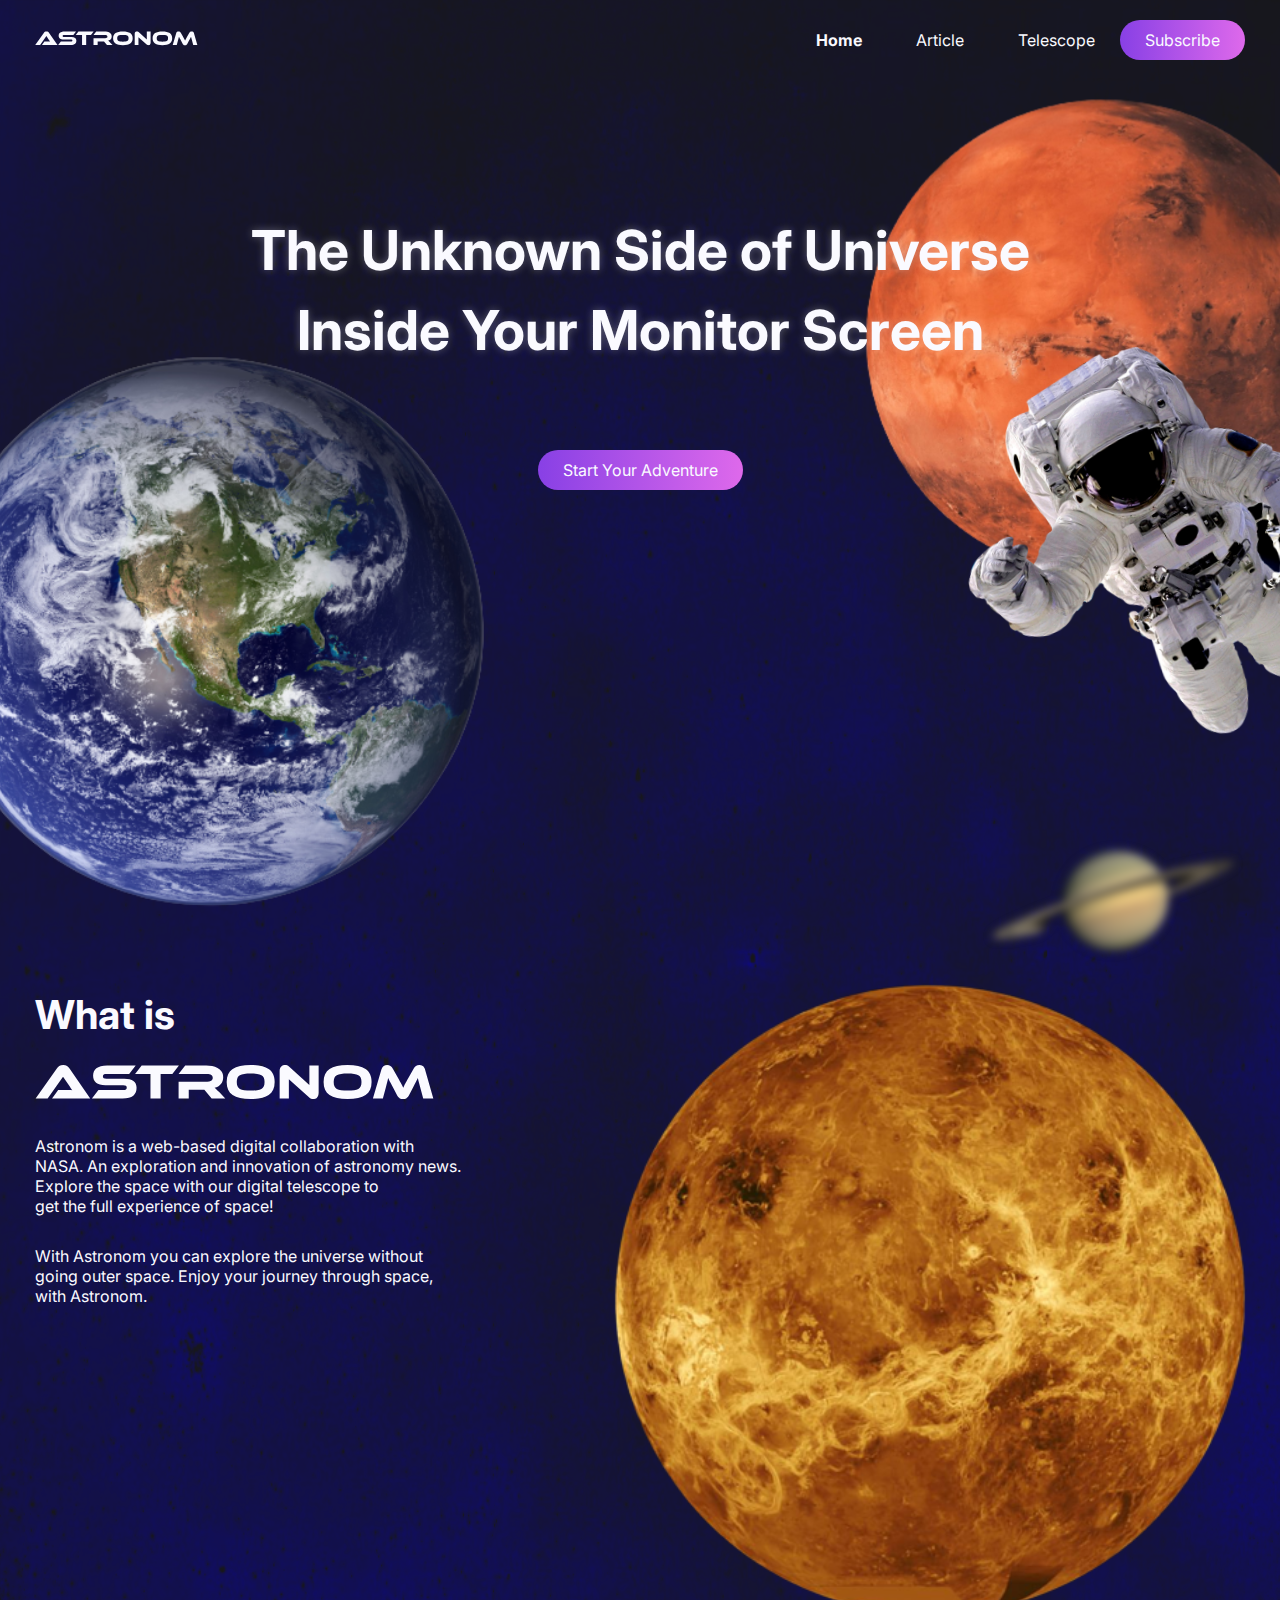
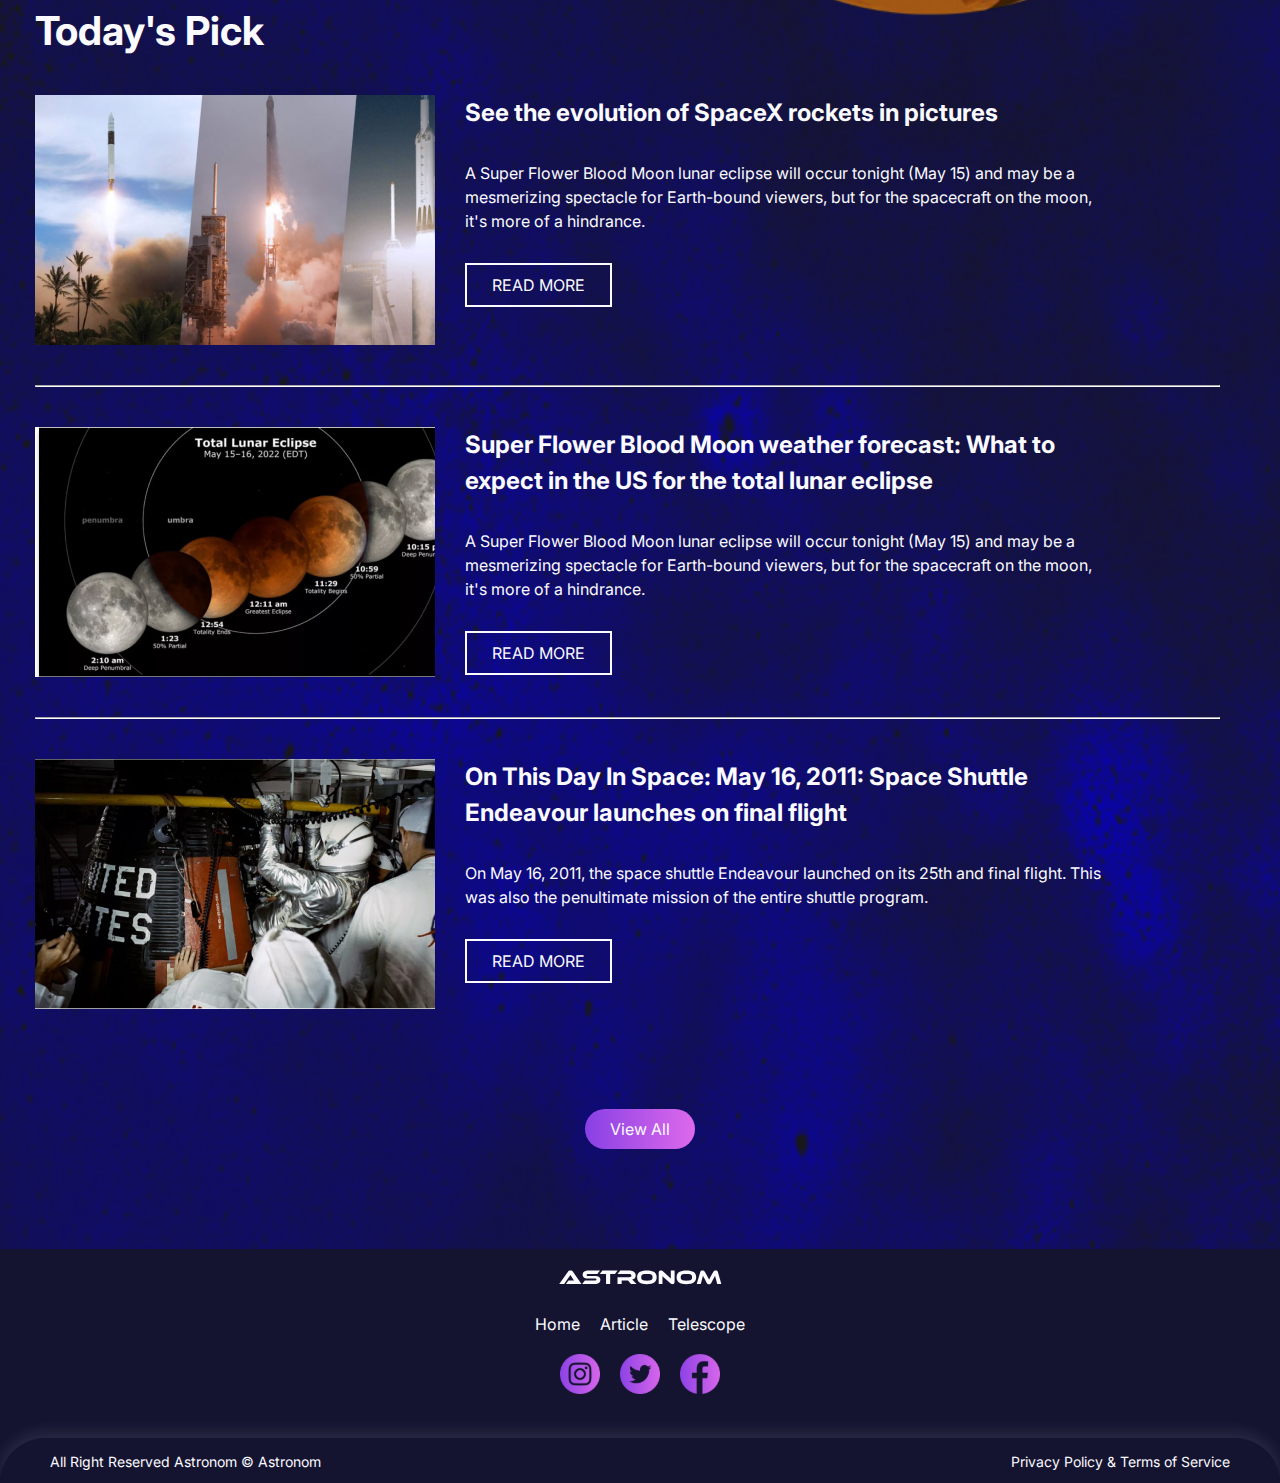
<file: html/index.html>
<!DOCTYPE html>
<html lang="en">
<head>
    <meta charset="UTF-8">
    <meta http-equiv="X-UA-Compatible" content="IE=edge">
    <meta name="viewport" content="width=device-width, initial-scale=1.0">
    <link rel="stylesheet" href="../css/index.css">
    <!-- <link rel="stylesheet" href="Inter Font.css"> -->
    <title>ASTRONOM</title>
</head>
<body>
    <!-- <div class="all"> -->
    <nav class="navbar">
        <div class="logo">
            <a href="index.html"><img src="../assets/svg logo.svg" alt="logo"/a>
        </div>

        <div class="sub-menu">
            <ul class="nav-button">
                <li><a href="index.html" class="pressed">Home</a></li>
                <li><a href="article.html#article">Article</a></li>
                <li><a href="https://worldwidetelescope.org/webclient/">Telescope</a></li>
            </ul>
        </div>
        <a class="cta-subs" href="subscribe.html#subscribe"><button>Subscribe</button></a>
    </nav>
    <!-- </div> -->


    <!-- LANDING PAGE -->
    <div class="landing">
        <div class="hero-text">
            <p>The Unknown Side of Universe</p> 
            <br>
            <p>Inside Your Monitor Screen</p>
        </div>

        <div class="view-button">
            <a href="subscribe.html"><button>Start Your Adventure</button></a>
        </div>
            <div class="astronot">
                <img class="hero-img" src="../assets/mars-astro.svg" alt="">
            </div>
        <div></div>
        <div class="earth-bg">
            <img class="earth-img" src="../assets/bumi.svg" alt="">
        </div>
        <div class="bulan">
            <img src="../assets/mars.svg" alt="">
        </div>
        <div class="cincin">
            <img src="../assets/planetcincin.svg" alt="">
        </div>
        <div class="what-is">
            <p>What is</p> 
            <img class="what-is-logo"src="../assets/svg logo.svg" alt="logo">
            <div class="paragraf-1">
                <p>Astronom is a web-based digital collaboration with</p> 
                <p>NASA. An exploration and innovation of astronomy news. </p>
                <p>Explore the space with our digital telescope to</p>
                <p>get the full experience of space! </p>
            </div>
            <div class="paragraf-2">
                <p>With Astronom you can explore the universe without</p>
                <p>going outer space. Enjoy your journey through space,</p>
                <p>with Astronom.</p>
            </div>
        </div>
        <div class="news-section">
            <h1>Today's Pick</h1>
            <div class="news-box">
                <div class="news-img">
                    <img src="../assets/img-news1.jpg" alt="">
                </div>
                <div class="news-text">
                    <h2>See the evolution of SpaceX rockets in pictures</h2>
                    <p>A Super Flower Blood Moon lunar eclipse will occur tonight (May 15) and may be a mesmerizing spectacle for Earth-bound viewers, but for the spacecraft on the moon, it's more of a hindrance.</p>
                    <a href="https://www.space.com/news"><button class="read-button">READ MORE</button></a>
                </div>
            </div>
            <hr>
            <div class="news-box">
                <div class="news-img">
                    <img src="../assets/img-news2.jpg" alt="">
                </div>
                <div class="news-text">
                    <h2>Super Flower Blood Moon weather forecast: What to expect in the US for the total lunar eclipse</h2>
                    <p>A Super Flower Blood Moon lunar eclipse will occur tonight (May 15) and may be a mesmerizing spectacle for Earth-bound viewers, but for the spacecraft on the moon, it's more of a hindrance.</p>
                    <a href="https://www.space.com/news"><button class="read-button">READ MORE</button></a>
                </div>
            </div>
            <hr>
            <div class="news-box">
                <div class="news-img">
                    <img src="../assets/img-news3.jpg" alt="">
                </div>
                <div class="news-text">
                    <h2>On This Day In Space: May 16, 2011: Space Shuttle Endeavour launches on final flight</h2>
                    <p>On May 16, 2011, the space shuttle Endeavour launched on its 25th and final flight. This was also the penultimate mission of the entire shuttle program.</p>
                    <a href="https://www.space.com/news"><button class="read-button">READ MORE</button></a>
                </div>
            </div>
        </div>
        <div class="view-button">
            <a href="article.html"><button>View All</button></a>
        </div>
    </div>


    <footer>
            <div class="footer-content">
                <a class="logo-footer" href="index.html"><img src="../assets/svg logo.svg" alt="logo"/a>
                <ul class="submenu-footer">
                    <li><a href="index.html">Home</a></li>
                    <li><a href="article.html#article">Article</a></li>
                    <li><a href="https://worldwidetelescope.org/webclient/">Telescope</a></li>
                </ul>
                <div class="socmed">
                    <a href="https://www.instagram.com/"><img src="../assets/ig.svg" alt="instagram"></a>
                    <a href="https://twitter.com/?lang=en"><img src="../assets/twt.svg" alt="twitter"></a>
                    <a href="https://www.facebook.com/"><img src="../assets/fb.svg" alt="facebook"></a>
                </div>
            </div>
        <div class="banner-bawah">
            <!-- All Right Reserved Astronom © Astronom
            Privacy Policy & Terms of Service -->
            <!--  <p>All Right Reserved Astronom © Astronom</p> -->
            <!-- <p>Copyright © 2022 Astronom</p>  -->
            <p class="kiri">All Right Reserved Astronom © Astronom</p>
            <span class="kanan">Privacy Policy & Terms of Service </span>
        </div>
    </footer>
</body>
</html>
</file>
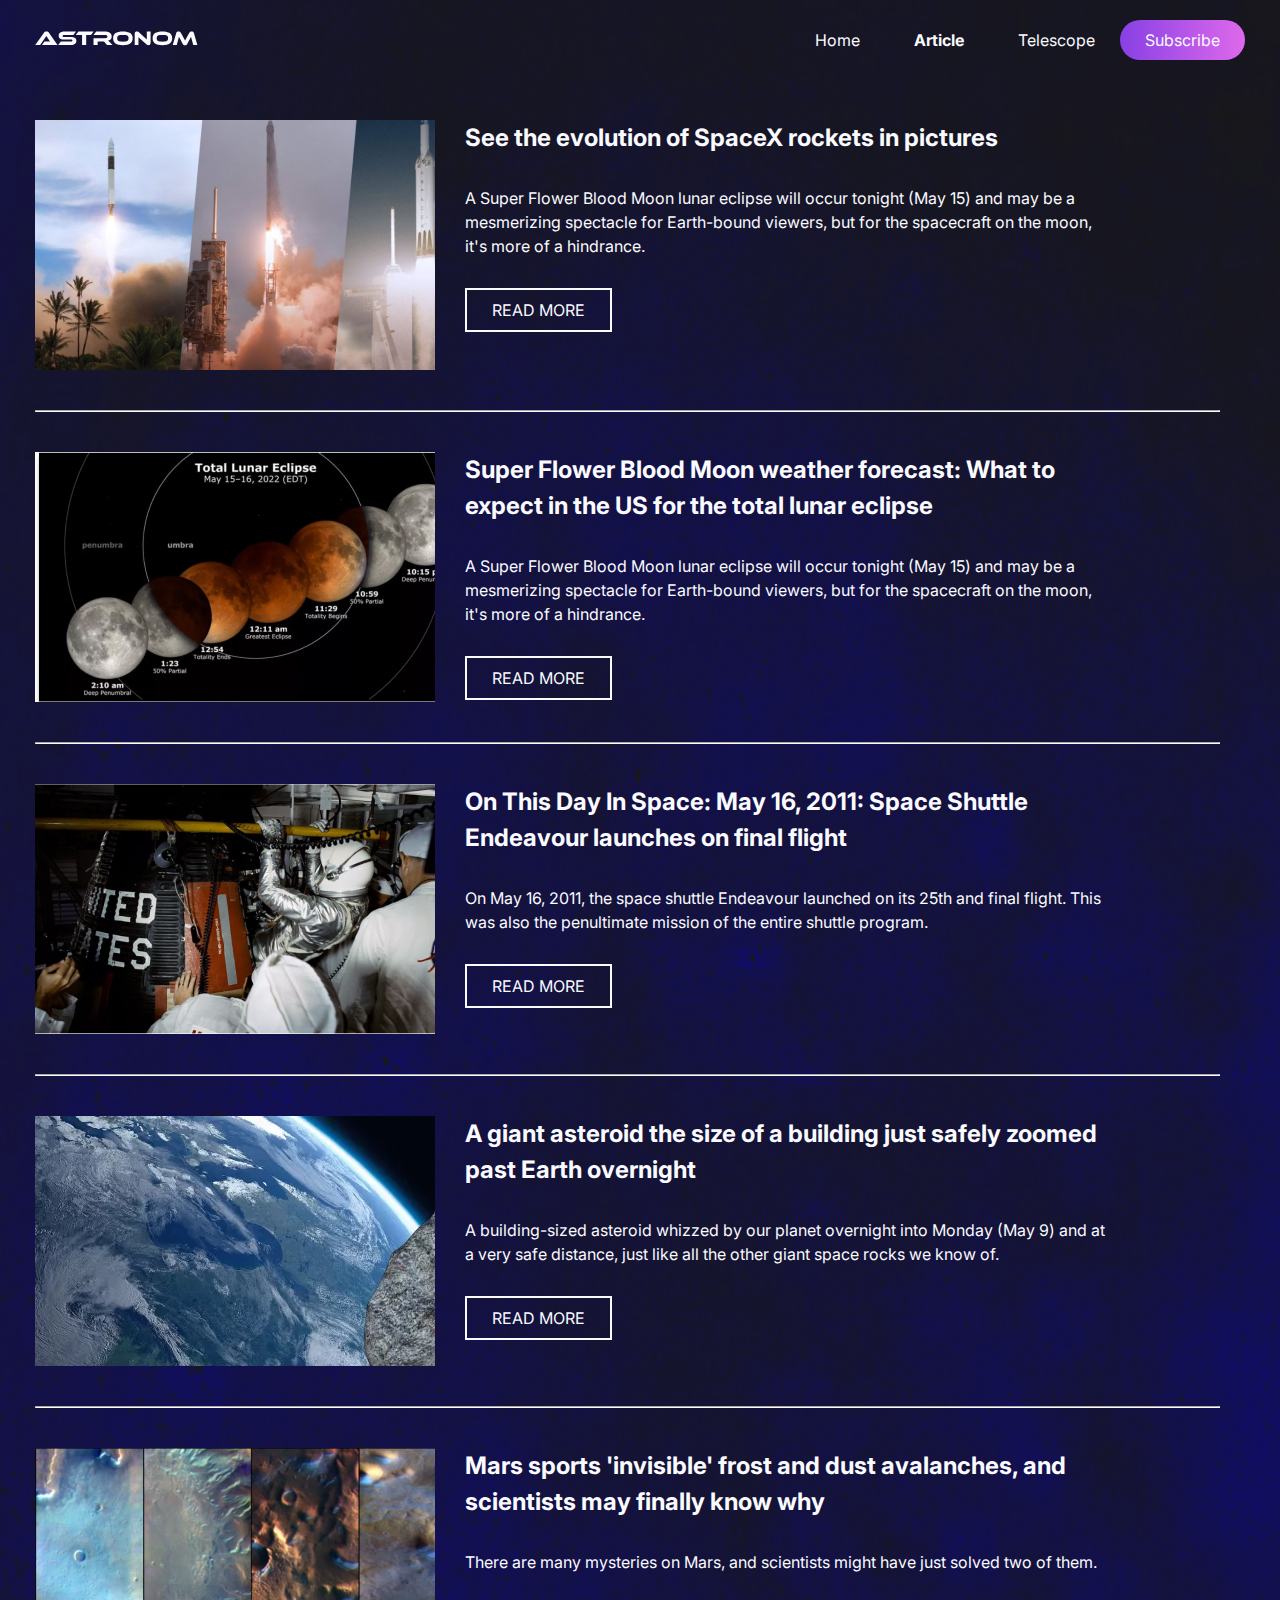
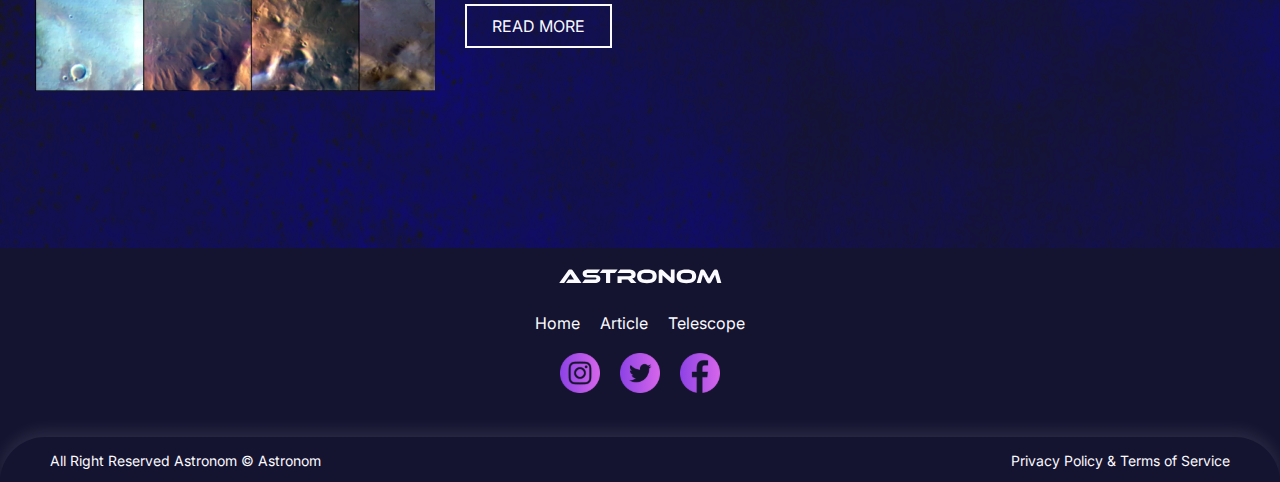
<file: html/article.html>
<!DOCTYPE html>
<html lang="en">
<head>
    <meta charset="UTF-8">
    <meta http-equiv="X-UA-Compatible" content="IE=edge">
    <meta name="viewport" content="width=device-width, initial-scale=1.0">
    <link rel="stylesheet" href="../css/index.css">
    <!-- <link rel="stylesheet" href="Inter Font.css"> -->
    <title>ASTRONOM</title>
</head>
<body>
    <!-- <div class="all"> -->
        <nav class="navbar">
            <div class="logo">
                <a href="index.html"><img src="../assets/svg logo.svg" alt="logo"/a>
                </div>
                
                <div class="sub-menu" id="nav-menu">
                    <ul class="nav-button">
                        <li><a href="index.html">Home</a></li>
                        <li><a href="article.html#article" class="pressed">Article</a></li>
                        <li><a href="https://worldwidetelescope.org/webclient/">Telescope</a></li>
                    </ul>
                </div>
                <a class="cta" href="subscribe.html#subscribe"><button>Subscribe</button></a>
            </nav>
            
            <div class="news-page">
                <div class="news-box">
            <div class="news-img">
                <img src="../assets/img-news1.jpg" alt="">
            </div>
            <div class="news-text">
                <h2>See the evolution of SpaceX rockets in pictures</h2>
                <p>A Super Flower Blood Moon lunar eclipse will occur tonight (May 15) and may be a mesmerizing spectacle for Earth-bound viewers, but for the spacecraft on the moon, it's more of a hindrance.</p>
                <a href="https://www.space.com/news"><button class="read-button">READ MORE</button></a>
            </div>
        </div>
        <hr>
        <div class="news-box">
            <div class="news-img">
                <img src="../assets/img-news2.jpg" alt="">
            </div>
            <div class="news-text">
                <h2>Super Flower Blood Moon weather forecast: What to expect in the US for the total lunar eclipse</h2>
                <p>A Super Flower Blood Moon lunar eclipse will occur tonight (May 15) and may be a mesmerizing spectacle for Earth-bound viewers, but for the spacecraft on the moon, it's more of a hindrance.</p>
                <a href="https://www.space.com/news"><button class="read-button">READ MORE</button></a>
            </div>
        </div>
        <hr>
        <div class="news-box">
            <div class="news-img">
                <img src="../assets/img-news3.jpg" alt="">
            </div>
            <div class="news-text">
                <h2>On This Day In Space: May 16, 2011: Space Shuttle Endeavour launches on final flight</h2>
                <p>On May 16, 2011, the space shuttle Endeavour launched on its 25th and final flight. This was also the penultimate mission of the entire shuttle program.</p>
                <a href="https://www.space.com/news"><button class="read-button">READ MORE</button></a>
            </div>
        </div>
        <hr>
        <div class="news-box">
            <div class="news-img">
                <img src="../assets/img3-article 1.jpg" alt="">
            </div>
            <div class="news-text">
                <h2>A giant asteroid the size of a building just safely zoomed past Earth overnight</h2>
                <p>A building-sized asteroid whizzed by our planet overnight into Monday (May 9) and at a very safe distance, just like all the other giant space rocks we know of.</p>
                <a href="https://www.space.com/news"><button class="read-button">READ MORE</button></a>
            </div>
        </div>
        <hr>
        <div class="news-box">
            <div class="news-img">
                <img src="../assets/img4.png" alt="">
            </div>
            <div class="news-text">
                <h2>Mars sports 'invisible' frost and dust avalanches, and scientists may finally know why</h2>
                <p>There are many mysteries on Mars, and scientists might have just solved two of them.</p>
                <a href="https://www.space.com/news"><button class="read-button">READ MORE</button></a>
            </div>
        </div>
    </div>

    <footer>
        <div class="footer-content">
            <a class="logo-footer" href="index.html"><img src="../assets/svg logo.svg" alt="logo"/a>
            <ul class="submenu-footer">
                <li><a href="index.html">Home</a></li>
                <li><a href="article.html#article">Article</a></li>
                <li><a href="https://worldwidetelescope.org/webclient/">Telescope</a></li>
            </ul>
            <div class="socmed">
                <a href="https://www.instagram.com/"><img src="../assets/ig.svg" alt="instagram"></a>
                <a href="https://twitter.com/?lang=en"><img src="../assets/twt.svg" alt="twitter"></a>
                <a href="https://www.facebook.com/"><img src="../assets/fb.svg" alt="facebook"></a>
            </div>
        </div>

    <div class="banner-bawah">
        <!-- All Right Reserved Astronom © Astronom
        Privacy Policy & Terms of Service -->
        <!--  <p>All Right Reserved Astronom © Astronom</p> -->
        <!-- <p>Copyright © 2022 Astronom</p>  -->
        <p class="kiri">All Right Reserved Astronom © Astronom</p>
        <span class="kanan">Privacy Policy & Terms of Service </span>
    </div>
</footer>
</body>
</html>
</file>
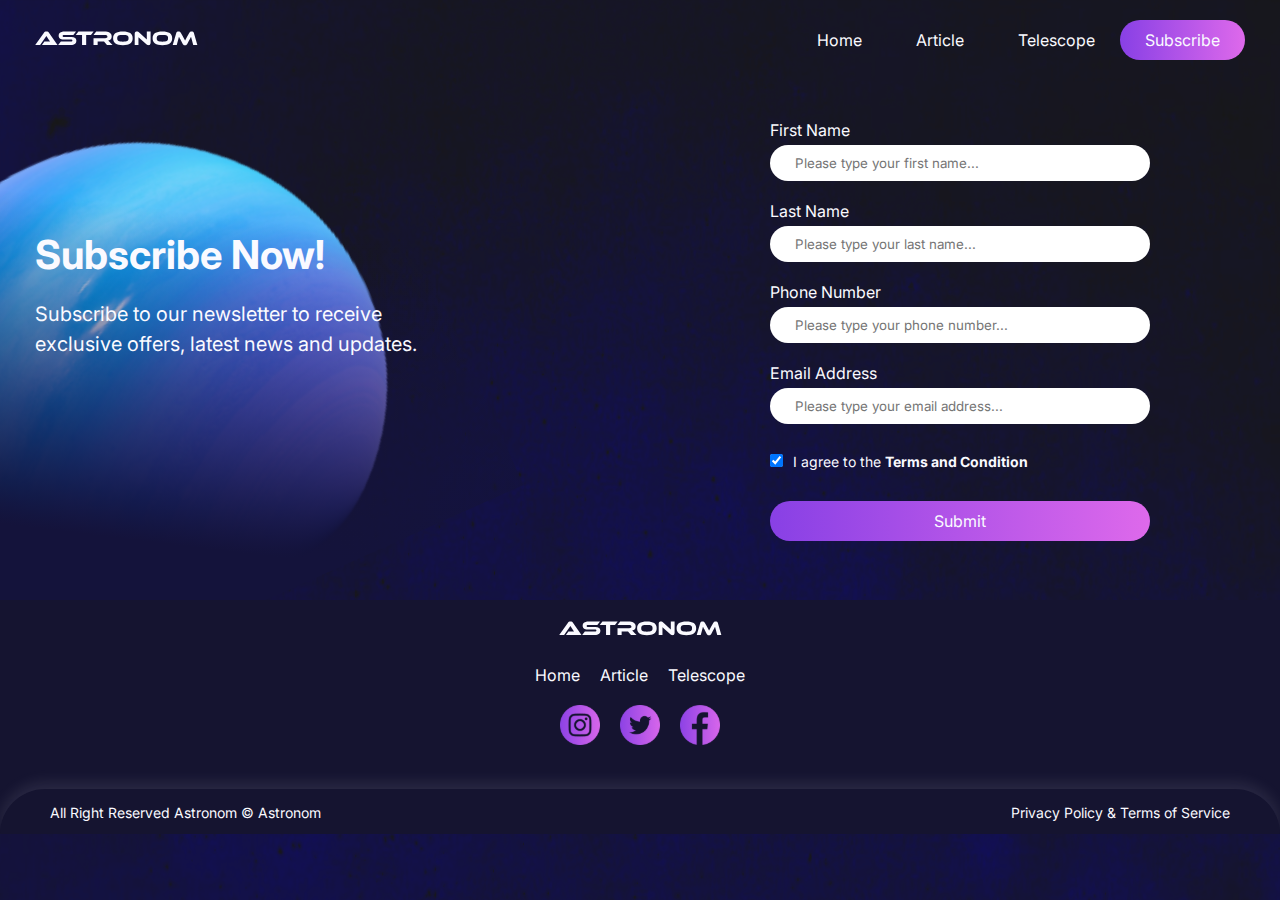
<file: html/subscribe.html>
<!DOCTYPE html>
<html lang="en">
<head>
    <meta charset="UTF-8">
    <meta http-equiv="X-UA-Compatible" content="IE=edge">
    <meta name="viewport" content="width=device-width, initial-scale=1.0">
    <title>ASTRONOM</title>
    <link rel="stylesheet" href="../css/index.css">
</head>
<body>
    <nav class="navbar">
        <div class="logo">
            <a href="index.html"><img src="../assets/svg logo.svg" alt="logo"/a>
        </div>

        <div class="sub-menu" id="nav-menu">
            <ul class="nav-button">
                <li><a href="index.html">Home</a></li>
                <li><a href="article.html#article">Article</a></li>
                <li><a href="https://worldwidetelescope.org/webclient/">Telescope</a></li>
            </ul>
        </div>
        <a class="cta" href="subscribe.html#subscribe"><button>Subscribe</button></a>
    </nav>
    

    <div class="subscribe-text">
        <h1>Subscribe Now!</h1>
        <p>Subscribe to our newsletter to receive exclusive offers, latest news and updates.</p> 
    </div>
    <div class="container">
        <div class="form-mainbox">
            <form action=""><div class="form-box">
                <span class="form-text">First Name</span>
                <input type="text" placeholder="Please type your first name..." name="first-name" required>
            </div>
            <div class="form-box">
                <span class="form-text">Last Name</span>
                <input type="text" placeholder="Please type your last name..." name="last-name" required>
            </div>
            <div class="form-box">
                <span class="form-text">Phone Number</span>
                <input type="text" placeholder="Please type your phone number..." name="phone-number" required>
            </div>
            <div class="form-box">
                <span class="form-text">Email Address</span>
                <input type="text" placeholder="Please type your email address..." name="email" required>
            </div>
        </div>
        <input type="checkbox" checked name="subscribe"><label class="checkbox-text"><label>I agree to the <b>Terms and Condition</b></label>
            <div class="button">
                <input type="submit" value="Submit">
            </div>
        </form>
            
    </div>
    
    <div class="subs-img">
        <img src="../assets/blueplanet.svg" alt="">
    </div>

    <footer>
        <div class="footer-content">
            <a class="logo-footer" href="index.html"><img src="../assets/svg logo.svg" alt="logo"/a>
            <ul class="submenu-footer">
                <li><a href="index.html">Home</a></li>
                <li><a href="article.html#article">Article</a></li>
                <li><a href="https://worldwidetelescope.org/webclient/">Telescope</a></li>
            </ul>
            <div class="socmed">
                <a href="https://www.instagram.com/"><img src="../assets/ig.svg" alt="instagram"></a>
                <a href="https://twitter.com/?lang=en"><img src="../assets/twt.svg" alt="twitter"></a>
                <a href="https://www.facebook.com/"><img src="../assets/fb.svg" alt="facebook"></a>
            </div>
        </div>


    <div class="banner-bawah">
        <!-- All Right Reserved Astronom © Astronom
        Privacy Policy & Terms of Service -->
        <!--  <p>All Right Reserved Astronom © Astronom</p> -->
        <!-- <p>Copyright © 2022 Astronom</p>  -->
        <p class="kiri">All Right Reserved Astronom © Astronom</p>
        <span class="kanan">Privacy Policy & Terms of Service </span>
    </div>
</footer>
</body>
</html>
</file>
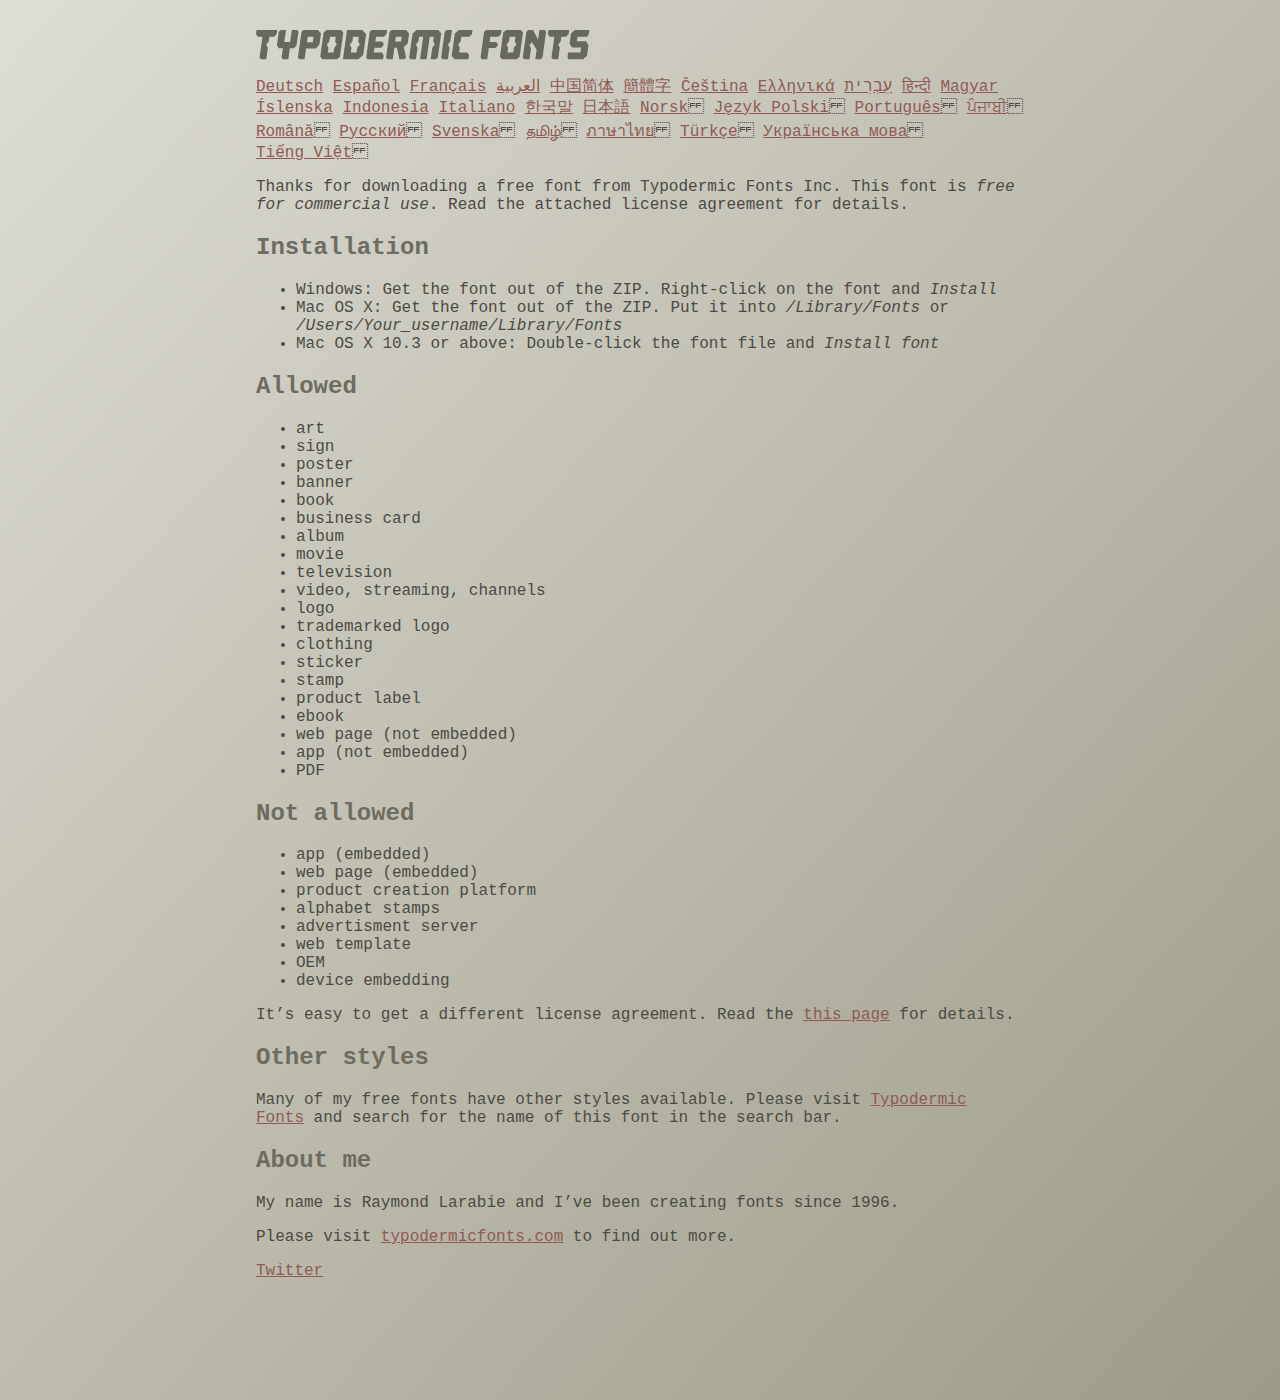
<file: html/ethnocentric (1)/read-this.html>
<head>
<meta http-equiv="Content-Type" content="text/html; charset=utf-8">
<title>Typodermic Fonts Inc. Freeware Font instructions 2014</title>
<style type="text/css">
body {
	margin:30px 20% 120px 20%;
	padding:0px;
	font-family:Consolas, Courier, sans-serif;
	color:#4c4b44;
	background-color:#c2c1b3;

/* IE10 Consumer Preview */ 
background-image: -ms-linear-gradient(top left, #DEDDD6 0%, #9D9B87 100%);

/* Mozilla Firefox */ 
background-image: -moz-linear-gradient(top left, #DEDDD6 0%, #9D9B87 100%);

/* Opera */ 
background-image: -o-linear-gradient(top left, #DEDDD6 0%, #9D9B87 100%);

/* Webkit (Safari/Chrome 10) */ 
background-image: -webkit-gradient(linear, left top, right bottom, color-stop(0, #DEDDD6), color-stop(1, #9D9B87));

/* Webkit (Chrome 11+) */ 
background-image: -webkit-linear-gradient(top left, #DEDDD6 0%, #9D9B87 100%);

/* W3C Markup, IE10 Release Preview */ 
background-image: linear-gradient(to bottom right, #DEDDD6 0%, #9D9B87 100%);

	}
h2 {color:#6d6c61;}
a {color:#8f5b54;}
a:hover {color:#ffffff; background-color:#9a998c;}
</style>
</head>

<body>

<svg width="350px" height="30px">
	<path fill="#69685D" d="M0,4.006L0.554,0h20.674l-0.553,4.006l-2.559,2.772h-4.688l-0.682,4.816l-2.515,3.026l1.663,3.07
		l-1.62,11.594H4.987l-1.448-1.79l2.94-20.716H1.791L0,4.006z"/>
	<path fill="#69685D" d="M35.8,0h5.285l1.408,1.791l-1.876,13.343l-2.515,3.111h-4.264l-1.534,11.04h-5.286l-1.449-1.79l1.322-9.25
		h-4.263l-1.705-3.111l1.875-13.343L24.76,0h5.242l-1.706,12.064h5.799L35.8,0z"/>
	<path fill="#69685D" d="M62.09,0l2.899,3.453L63.412,14.58l-3.496,3.962h-9.805l-1.491,10.742h-5.244l-1.493-1.79l3.625-25.704
		L47.469,0H62.09z M50.965,12.362h5.797l0.81-5.583h-5.799L50.965,12.362z"/>
	<path fill="#69685D" d="M64.256,26.642l3.367-24.041L70.523,0h14.664l2.132,2.601l-3.368,24.041l-2.856,2.643H66.431L64.256,26.642
		z M73.335,11.595l-2.514,3.026l1.663,3.07l-0.683,4.816H77.6l0.68-4.816l2.516-3.07l-1.663-3.026l0.681-4.816h-5.796L73.335,11.595
		z"/>
	<path fill="#69685D" d="M86.926,29.285L91.017,0h15.518l3.581,4.307l-2.899,20.673l-4.774,4.305H86.926z M96.345,11.595
		l-2.515,3.026l1.664,3.07l-0.683,4.816h5.798l0.681-4.816l2.516-3.07l-1.663-3.026l0.681-4.816h-5.796L96.345,11.595z"/>
	<path fill="#69685D" d="M127.114,29.285h-15.473l-1.492-1.79l3.624-25.704L115.731,0h15.389l-0.554,4.006l-2.557,2.772h-7.971
		l-0.684,4.816h6.906l1.662,3.026l-2.515,3.111h-6.905l-0.683,4.775h8.057l1.791,2.771L127.114,29.285z"/>
	<path fill="#69685D" d="M150.21,0l2.898,3.453l-1.405,9.977l-3.881,3.452l2.217,10.613l-1.748,1.79h-4.944l-2.387-11.553h-2.6
		l-1.622,11.553h-5.241l-1.493-1.79l3.624-25.704L135.588,0H150.21z M145.691,6.779h-5.796l-0.683,4.816h5.799L145.691,6.779z"/>
	<path fill="#69685D" d="M159.92,29.285h-5.242l-1.492-1.79l3.41-24.042L160.432,0h21.911l2.897,3.453l-3.409,24.042l-1.876,1.79
		h-5.284l1.617-11.594l2.517-3.07l-1.662-3.026l0.681-4.816h-4.092l-3.154,22.506h-6.522l3.155-22.506h-4.134l-0.683,4.816
		l-2.515,3.026l1.663,3.07L159.92,29.285z"/>
	<path fill="#69685D" d="M191.879,29.285h-5.244l-1.492-1.79l3.624-25.704L190.728,0h5.242l-1.619,11.595l-2.516,3.026l1.663,3.07
		L191.879,29.285z"/>
	<path fill="#69685D" d="M213.018,25.279l-0.554,4.006h-13.854l-2.899-3.494l3.156-22.338L202.702,0h13.854l-0.555,4.006
		l-2.558,2.772h-8.1l-0.683,4.816l-2.515,3.026l1.663,3.07l-0.683,4.816h8.1L213.018,25.279z"/>
	<path fill="#69685D" d="M226.007,29.285l-1.492-1.79l3.624-25.704L230.1,0h15.473l-0.554,4.006l-2.557,2.772h-8.058l-0.724,5.115
		h6.818l1.664,3.07l-2.557,3.11h-6.82l-1.535,11.211H226.007z"/>
	<path fill="#69685D" d="M243.903,26.642l3.368-24.041L250.17,0h14.663l2.131,2.601l-3.367,24.041l-2.855,2.643h-14.664
		L243.903,26.642z M252.983,11.595l-2.516,3.026l1.662,3.07l-0.681,4.816h5.796l0.684-4.816l2.515-3.07l-1.664-3.026l0.684-4.816
		h-5.798L252.983,11.595z"/>
	<path fill="#69685D" d="M280.639,19.822l-4.731-7.758l-2.516,3.069l1.662,3.069l-1.533,11.082h-5.244l-1.493-1.79l3.626-25.704
		L272.37,0h4.773l4.902,9.677L283.41,0h5.285l1.407,1.791l-3.623,25.704l-1.877,1.79h-5.285L280.639,19.822z"/>
	<path fill="#69685D" d="M291.926,4.006L292.48,0h20.674l-0.554,4.006l-2.557,2.772h-4.691l-0.681,4.816l-2.516,3.026l1.664,3.07
		l-1.621,11.594h-5.285l-1.451-1.79l2.942-20.716h-4.689L291.926,4.006z"/>
	<path fill="#69685D" d="M325.168,17.478h-9.209l-2.387-3.923l1.45-10.102L318.857,0h14.452l-0.682,4.86l-1.621,1.918h-9.506
		l-0.64,4.561h9.208l2.388,3.878l-1.493,10.572l-3.836,3.494h-14.579l-1.107-1.917l0.682-4.86h12.362L325.168,17.478z"/>
</svg>

<br>

<p translate="no">

<a href="https://translate.google.com/translate?hl=en&sl=en&tl=de&u=https://typodermicfonts.com/wp-content/uploads/2021/04/read-this.html&sandbox=0&usg=ALkJrhivq6___mill12Uw6fPvMWyJxstkw">Deutsch</a>

<a href="https://translate.google.com/translate?hl=en&sl=en&tl=es&u=https://typodermicfonts.com/wp-content/uploads/2021/04/read-this.html&sandbox=0&usg=ALkJrhjAt3cpinDeMTX6Ro8UcZFqaE8K5Q">Español</a>

<a href="https://translate.google.com/translate?hl=en&sl=en&tl=fr&u=https://typodermicfonts.com/wp-content/uploads/2021/04/read-this.html&sandbox=0&usg=ALkJrhjObLPhFyyhwigF-dBoOZ3eXYdDsw">Français</a>

<a href="https://translate.google.com/translate?hl=en&sl=en&tl=ar&u=https://typodermicfonts.com/wp-content/uploads/2021/04/read-this.html&sandbox=0&usg=ALkJrhg2hs-st3zodt-AjmoeuPHfyJsTEg">العربية</a>

<a href="https://translate.google.com/translate?hl=en&sl=en&tl=zh-CN&u=https://typodermicfonts.com/wp-content/uploads/2021/04/read-this.html&sandbox=0&usg=ALkJrhiilVnjG1Ks0DN7UyRqbKExhxAT-Q">中国简体</a>

<a href="https://translate.google.com/translate?hl=en&sl=en&tl=zh-TW&u=https://typodermicfonts.com/wp-content/uploads/2021/04/read-this.html&sandbox=0&usg=ALkJrhiSCPRAYToARlHI4kxIK9eCIFKQhw">簡體字</a>

<a href="https://translate.google.com/translate?hl=en&sl=en&tl=cs&u=https://typodermicfonts.com/wp-content/uploads/2021/04/read-this.html&sandbox=0&usg=ALkJrhj3z2HOOmCXLT-ApYW2SCeBvTGvTA">Čeština</a>

<a href="https://translate.google.com/translate?hl=en&sl=en&tl=el&u=https://typodermicfonts.com/wp-content/uploads/2021/04/read-this.html&sandbox=0&usg=ALkJrhhoORG-43TvZ2NVrll3T0oyOZE0VA">Ελληνικά</a>

<a href="https://translate.google.com/translate?hl=en&sl=en&tl=iw&u=https://typodermicfonts.com/wp-content/uploads/2021/04/read-this.html&sandbox=0&usg=ALkJrhiP4kLXdDxVNuV6-9tHJ8Tbt-1xKw">עִבְרִית</a>

<a href="https://translate.google.com/translate?hl=en&sl=en&tl=hi&u=https://typodermicfonts.com/wp-content/uploads/2021/04/read-this.html&sandbox=0&usg=ALkJrhhJmUufReWrMTSaGKPPOqV7q5jpGQ">हिन्दी</a>

<a href="https://translate.google.com/translate?hl=en&sl=en&tl=hu&u=https://typodermicfonts.com/wp-content/uploads/2021/04/read-this.html&sandbox=0&usg=ALkJrhgfcL_UwP3jkr6Vvq35rkhETFuTug">Magyar</a>

<a href="https://translate.google.com/translate?hl=en&sl=en&tl=is&u=https://typodermicfonts.com/wp-content/uploads/2021/04/read-this.html&sandbox=0&usg=ALkJrhjpK9lELyRP50Vv3RNgqCJDb6d-GQ">Íslenska</a>

<a href="https://translate.google.com/translate?hl=en&sl=en&tl=id&u=https://typodermicfonts.com/wp-content/uploads/2021/04/read-this.html&sandbox=0&usg=ALkJrhiExV3gmyXBUVqcwNiGiUWQSRrgIQ">Indonesia</a>

<a href="https://translate.google.com/translate?hl=en&sl=en&tl=it&u=https://typodermicfonts.com/wp-content/uploads/2021/04/read-this.html&sandbox=0&usg=ALkJrhgMr2_uulaLYRSFz8C34rtcbN6XEg">Italiano</a>

<a href="https://translate.google.com/translate?hl=en&sl=en&tl=ko&u=https://typodermicfonts.com/wp-content/uploads/2021/04/read-this.html&sandbox=0&usg=ALkJrhhl_nNXiOMIiBERq879UXH1XYfZGw">한국말</a>

<a href="https://translate.google.com/translate?hl=en&ie=UTF8&prev=_t&sl=en&tl=ja&u=https://typodermicfonts.com/wp-content/uploads/2021/04/read-this.html&sandbox=0&usg=ALkJrhi2FvSFgSUub72-Sq2moIRAosCiLA">日本語</a>

<a href="https://translate.google.com/translate?hl=en&sl=en&tl=no&u=https://typodermicfonts.com/wp-content/uploads/2021/04/read-this.html&sandbox=0&usg=ALkJrhhnf9AGd5hfxwA04e1w-tfYPha1ww">Norsk</a>
<a href="https://translate.google.com/translate?hl=en&sl=en&tl=pl&u=https://typodermicfonts.com/wp-content/uploads/2021/04/read-this.html&sandbox=0&usg=ALkJrhjZTe5eJRrZffLe0zgqEHPrMb8pOQ">Język&nbsp;Polski</a>
<a href="https://translate.google.com/translate?hl=en&sl=en&tl=pt-BR&u=https://typodermicfonts.com/wp-content/uploads/2021/04/read-this.html&sandbox=0&usg=ALkJrhg-zp3i6AcZCv02ONjZ5YvkcCFDBw">Português</a>
<a href="https://translate.google.com/translate?hl=en&sl=en&tl=pa&u=https://typodermicfonts.com/wp-content/uploads/2021/04/read-this.html&sandbox=0&usg=ALkJrhhPEMoYvW59_DJT7y6fxgG2IMh23A">ਪੰਜਾਬੀ</a>
<a href="https://translate.google.com/translate?hl=en&sl=en&tl=ro&u=https://typodermicfonts.com/wp-content/uploads/2021/04/read-this.html&sandbox=0&usg=ALkJrhgD0R8zxuQQh-YmFpQTJdvjhAYm2A">Română</a>
<a href="https://translate.google.com/translate?hl=en&sl=en&tl=ru&u=https://typodermicfonts.com/wp-content/uploads/2021/04/read-this.html&sandbox=0&usg=ALkJrhgI6c7Pd-FCcipT4xc2NPTefj5JJg">Русский</a>
<a href="https://translate.google.com/translate?hl=en&sl=en&tl=sv&u=https://typodermicfonts.com/wp-content/uploads/2021/04/read-this.html&sandbox=0&usg=ALkJrhhA8gW_-rjCbZQ5TK46zFMB3_StEQ">Svenska</a>
<a href="https://translate.google.com/translate?hl=en&sl=en&tl=ta&u=https://typodermicfonts.com/wp-content/uploads/2021/04/read-this.html&sandbox=0&usg=ALkJrhiwxxCEPzu3pHBXP-fbTZaOzYqe3g">தமிழ்</a>
<a href="https://translate.google.com/translate?hl=en&sl=en&tl=th&u=https://typodermicfonts.com/wp-content/uploads/2021/04/read-this.html&sandbox=0&usg=ALkJrhjP1N1DRUB1M81k5mi5KnRtt5C2-Q">ภาษาไทย</a>
<a href="https://translate.google.com/translate?hl=en&sl=en&tl=tr&u=https://typodermicfonts.com/wp-content/uploads/2021/04/read-this.html&sandbox=0&usg=ALkJrhiTYbD039OWznCcGyQnMy89_v-1gA">Türkçe</a>
<a href="https://translate.google.com/translate?hl=en&sl=en&tl=uk&u=http%3A%2F%2Ftypodermicfonts.com%2Fwp-content%2Fuploads%2F2014%2F02%2Fread-this.html">Українська&nbsp;мова</a>
<a href="https://translate.google.com/translate?hl=en&sl=en&tl=vi&u=https://typodermicfonts.com/wp-content/uploads/2021/04/read-this.html&sandbox=0&usg=ALkJrhirTQPOLCZognLpxOvJQT_158y07A">Tiếng&nbsp;Việt</a>
</p>


<p>Thanks for downloading a free font from <span translate="no">Typodermic Fonts Inc.</span> This font is <em>free for commercial use</em>. Read the attached license agreement for details.</p>


<h2>Installation</h2>

<ul>
<li>Windows: Get the font out of the ZIP. Right-click on the font and <em>Install</em>
<li>Mac OS X: Get the font out of the ZIP. Put it into <cite translate="no">/Library/Fonts</cite> or <cite translate="no">/Users/Your_username/Library/Fonts</cite>
<li>Mac OS X 10.3 or above: Double-click the font file and <em>Install font</em>
</ul>


<h2>Allowed</h2>

<ul>
<li>art
<li>sign
<li>poster
<li>banner
<li>book
<li>business card
<li>album
<li>movie
<li>television
<li>video, streaming, channels
<li>logo
<li>trademarked logo
<li>clothing
<li>sticker
<li>stamp
<li>product label
<li>ebook
<li>web page (not embedded)
<li>app (not embedded)
<li>PDF
</ul>

<h2>Not allowed</h2>

<ul>
<li>app (embedded)
<li>web page (embedded)
<li>product creation platform
<li>alphabet stamps
<li>advertisment server
<li>web template
<li>OEM
<li>device embedding
</ul>

<p>It&rsquo;s easy to get a different license agreement. Read the <a href="https://typodermicfonts.com/custom/">this page</a> for details.</p>

<h2>Other styles</h2>

<p>Many of my free fonts have other styles available. Please visit <a href="https://typodermicfonts.com">Typodermic Fonts</a> and search for the name of this font in the search bar.</p>


<h2>About me</h2>

<p>My name is <span translate="no">Raymond Larabie</span> and I&rsquo;ve been creating fonts since 1996.</p>

<p>Please visit <a href="https://typodermicfonts.com">typodermicfonts.com</a> to find out more.</p>
<p translate="no"><p><a href="https://twitter.com/typodermic">Twitter</a></p>


</body>
</file>
<file: css/index.css>
@import url('https://fonts.googleapis.com/css2?family=Inter:wght@400;500;700&display=swap');
*{
    margin: 0;
    padding: 0;
    box-sizing: border-box;
    color: #FAFAFF;
    font-family: 'Inter', sans-serif;
}
li,a,button{
    font-family: "Inter",sans-serif;
    font-weight: 400;
    font-size: 16px;
    color: #FAFAFF;
    text-decoration: none;
}
.pressed{
    font-weight: bold;
}
html,body{
    /* overflow: hidden; */
    background-color: #151430;
    background-image: url(../assets/bg\ svg.svg);
    background-blend-mode: saturation;
    background-repeat: no-repeat;
    background-size: cover;
    /* overflow-y: hidden; */
    overflow-x: hidden;
}

.navbar{
    display: flex;
    justify-content: flex-end;
    align-items: center;
    padding: 20px 35px;
    
    /* background-color: orange; */
}

.logo{
    cursor : pointer;
    margin-right: auto;
}

/* .nav-button{
    list-style: none;
} */
.nav-button li{
    display: inline-block;
    padding: 0px 25px;
}
.nav-button li a{
    transition: all 0.3s ease 0s;
}
.nav-button li a:hover{
    font-weight: bold;
}

button{
    margin-left: 25;
    padding: 10px 25px;
    background: rgb(136,64,229);
    background: linear-gradient(90deg, rgba(136,64,229,1) 0%, rgba(222,105,235,1) 100%);
    border-radius: 32px;
    border: none;
    cursor:pointer;
    transition: all 0.3s ease 0s;
}
/* .cta-hero{
    background: rgb(165,188,230);
    background: linear-gradient(90deg, rgba(165,188,230,1) 0%, rgba(56,42,174,1) 100%);
    border-radius: 32px;
    border: none;
    cursor:pointer;
    transition: all 0.3s ease 0s;
} */
button:hover{
    /* box-shadow: [horizontal offset] [vertical offset] [blur radius] [optional spread radius] [color]; */
    box-shadow: 0px 0px 20px rgba(250, 250, 255, 0.51) ;
}



/* LANDING PAGE */
.cta-landing{
    overflow-y: hidden;
    overflow-x: hidden;
}
.astronot{
    position: absolute;
    display: block;
    margin-left: 700px;
    margin-right: 0px;
    /* float: right; */
    top: 80px;
    left: 0px;
    z-index: 0;
    /* background-color: aquamarine; */
}
.hero-img{
    /* display: flex; */
    width: 800px;
    height:700px;
   /* background-color: white; */
}

.hero-text{
    position: relative;
    z-index: 2;
    font-size: 55px;
    font-weight: bold;
    line-height: 40px;
    display: flexbox;
    margin-top: 150px;
    text-align: center;
    text-shadow: 0px 0px 8px rgba(245, 245, 246, 0.300);
}
.cta-landing{
    display: flex;
    justify-content: center;
    margin: 60px;
}

.earth-bg{
    position: absolute;
    width: 700px;
    height: 700px;
    left: -100px;
    top: 320px;
    z-index: 0;
}

.bulan{
    position: absolute;
    left: 580px;
    top: 950px;
    z-index: 0;
}

.bulan img{
    width: 700px;
    height: 700px;
}

.cincin{
    position: absolute;
    left: 950px;
    top: 750px;
    filter: blur(4px);
    /* transform: rotate(-1 deg); */
    /* z-index: 0; */
}
.cincin img{
    width: 300px;
    height: 300px;

}
.what-is{
    position: relative;
    font-size: 40px;
    font-weight: bold;
    margin:  500px 25px 300px 35px;
    z-index: 2;
}

.paragraf-1 p, .paragraf-2 p{
    font-weight: 400;
    font-size: 16px;
    letter-spacing: 1.5%;
    line-height: 150%;
    line-height: 20px;
}
.paragraf-2{
    margin-top: 30px;
}
.what-is-logo{
    width: 400px;
    margin-top: 25px;
    margin-bottom: 25px;
}
.news-section{
    margin: 200px 25px 100px 35px;
}
.news-section h1{
    font-size: 40px;
}
.news-box{
    margin: 40px 0 0 0;
    display: flex;
    position: relative;
    /* align-items: center; */
    /* justify-content: center */
}
.news-img{
    width: 400px;
    height: 250px;
    overflow: hidden;
}
.news-img img{
    transition: transform .5s ease-in-out;
}
.news-img:hover img{
    transform: scale(1.5);
}
.news-text{
    width: 650px;
    height: 72px;
    line-height: 150%;
    margin-left: 30px;
}
.news-text h2{
    margin-bottom: 30px;
    line-height: 150%;
}

.read-button{
    margin-top: 30px;
    background: none;
    border: 2px solid #FAFAFF;
    border-radius: 0px;
}
hr{
    display: block;
    border-width: 1px;
    margin-top: 40px;
    margin-bottom: 40px;
    border-color: #FAFAFF;
    margin-right: 35px;
    border-style: inset;
}

.view-button{
    display: flex;
    justify-content: center;
    margin: 100px 0px 100px 0;
}
/*=================== FOOTER========================= */
footer{
    position: relative;
    z-index: 2;
    display: flexbox;
    bottom: 0;
    left: 0;
    right:0;
    height: auto;
    width: auto;
    padding-top: 40px 0 40px 0;
    background-color:#151430;
}
.socmed img{
    margin: 20px 8px;
}
.socmed img:hover{
    
    filter: drop-shadow(0px 0px 3px rgba(250, 250, 255, 35%));
}

.footer-content {
    display: flex;
    align-items: center;
    justify-content: center;
    flex-direction: column;
    text-align: center;
    padding: 20px;
    background-color:#151430;
}

.footer-content ul{
    list-style: none;
    display: flex;
    align-items: center;
    justify-content: center;
    margin: 25px 0 0 0;
}

.footer-content li{
    margin: 0 10px;
}

.banner-bawah{
    font-size: 14px;
    border-top-left-radius: 100px;
    border-top-right-radius: 100px;
    background-color:#151430;
    padding: 15px 0 30px 0;
    box-shadow: 0px -6px 15px rgba(250, 250, 255, 10%) ;
}

.kiri{
    float: left;
    margin-left: 50px;
    
}
.kanan{
    display: flex;
    justify-content: center;
    float: right;
    margin-right: 50px;
}

/*==================SUBSCRIBE PAGE==========================*/
.subscribe-text{
    position: relative;
    margin: 150px 25px 200px 35px;
    z-index: 2;
    width: 400px;
    height: 170px;
}
.subscribe-text h1{
    margin-bottom: 20px;
    font-size: 40px;
}
.subscribe-text p{
    line-height: 30px;
    font-size: 20px;
}

.container {
    position: absolute;
    left: 750px;
    top: 100px;
    padding: 20px;
}
input[type=text], input[type=submit] {
    width: 100%;
    display: inline-block;
    padding: 10px 25px;
    margin: 5px 0 20px 0;
    border: 1px;
    border-color: #FAFAFF;
    box-sizing: border-box;
    border-radius: 30px;
    color:#151430 ;
}

input[type=checkbox] {
    margin-top: 10px;
    cursor: pointer;
}
.checkbox{
    font-size: 10px;
}
input[type=submit] {
    margin-top: 30px;
    font-size: 16px;
    background: rgb(136,64,229);
    background: linear-gradient(90deg, rgba(136,64,229,1) 0%, rgba(222,105,235,1) 100%);
    color: #FAFAFF;
    border: none;
}
.checkbox-text{
    font-size: 14px;
    margin-left: 10px;
}

input[type=submit]:hover {
    cursor:pointer;
    transition: all 0.3s ease 0s;
    box-shadow: 0px 0px 15px rgba(250, 250, 255, 0.51) ;
}

.subs-img{
    position: absolute;
    left: -300px;
    top: 100px;
    z-index: 0;
    
}
.subs-img img{
    width: 1000px;
    height: 709.59px;
    padding-bottom: 100px;
}


/* ======NEWS======= */
.news-page{
    margin: 40px 25px 150px 35px;
}
</file>
